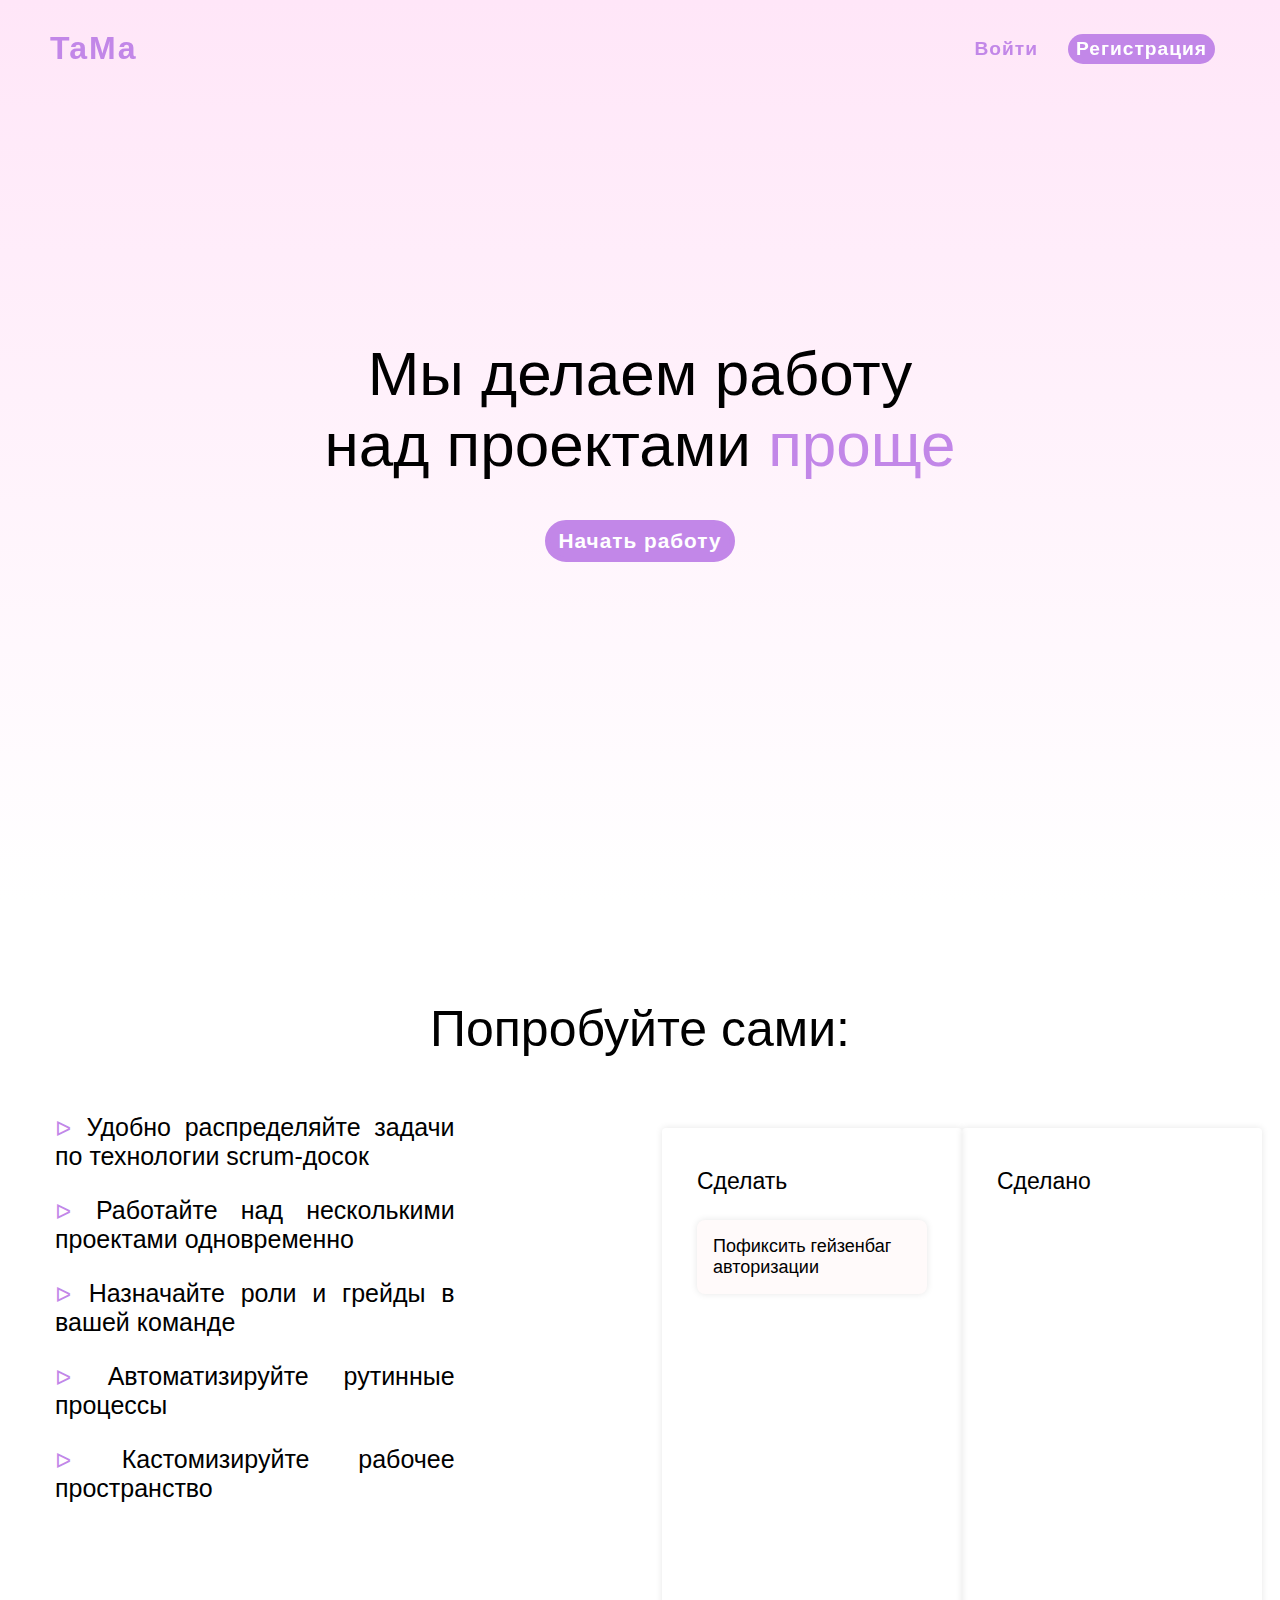
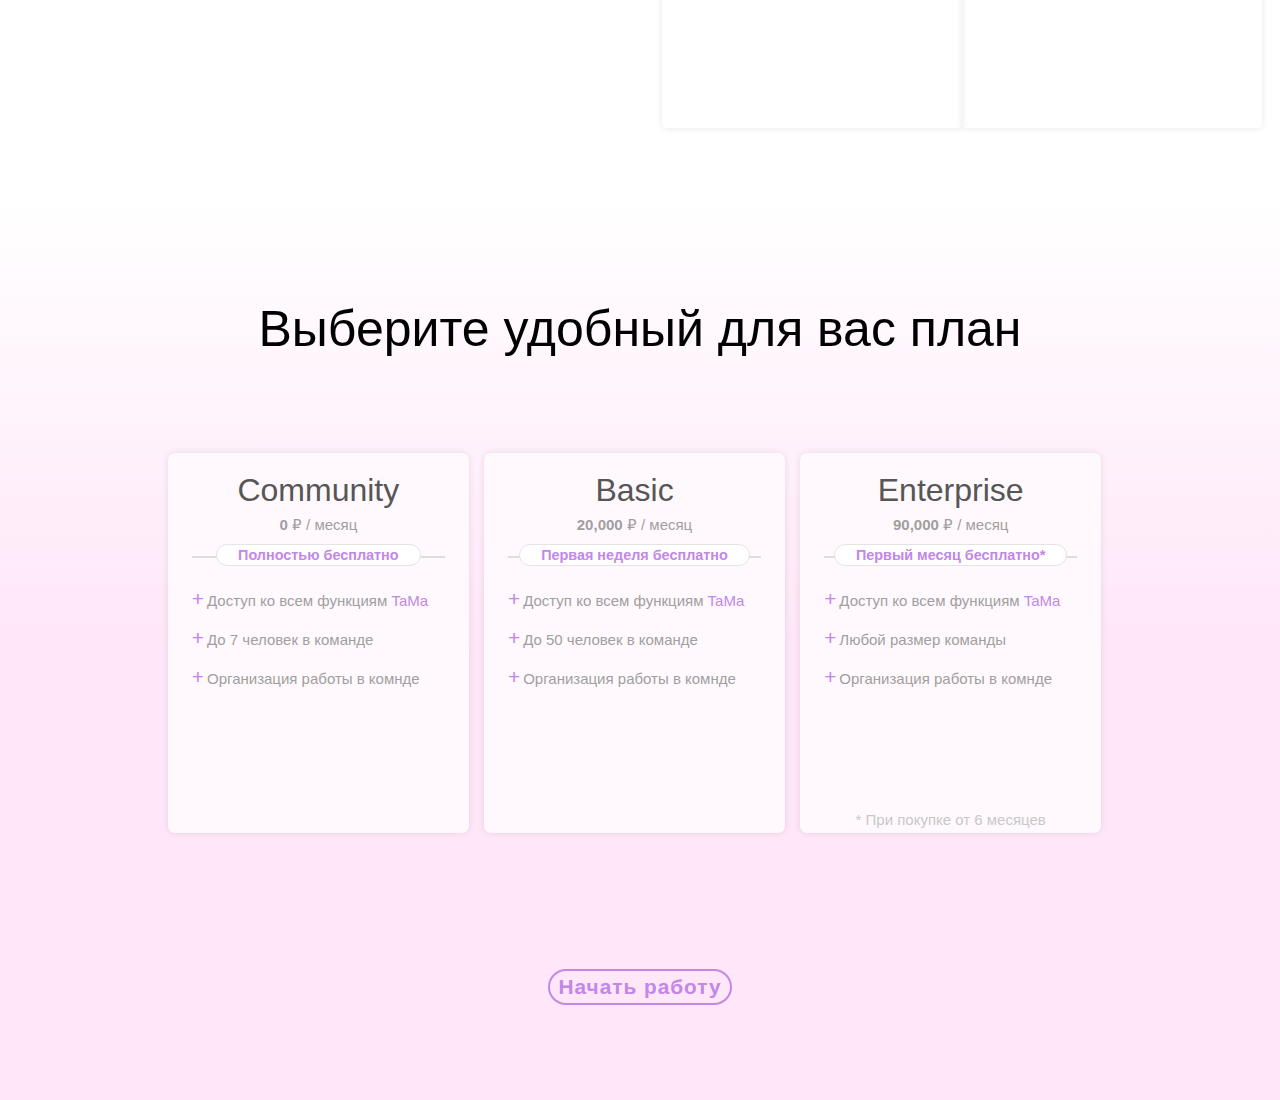
<file: static/pages/index.html>
<!DOCTYPE html>
<html>
<head>
    <link rel="stylesheet" href="style.css">
    <meta name="viewport"   content="width=device-width, initial-scale=1.0">
    <title>Tama</title>
    <script src="../jslib/sortable.js"></script>
</head>
<body>
    <header>
        <a href="index.html" id="logo">TaMa</a>
        <div class="enter-buttons">
            <a id="enter" href="./pages/login.html">Войти</a>
            <a id="register" href="./pages/register.html">Регистрация</a>
        </div>
    </header>
    <section class="banner">
        <div class="text-box">
            <h1>Мы делаем работу над проектами <span class="extra">проще</span></h1>
            <a id="hero-btn">Начать работу</a>
        </div>
    </section>
    <section class="why-us">
        <h2>Попробуйте сами:</h2>
        <ul>
            <li>Удобно распределяйте задачи по технологии scrum-досок</li>
            <li>Работайте над несколькими проектами одновременно</li>
            <li>Назначайте роли и грейды в вашей команде</li>
            <li>Автоматизируйте рутинные процессы</li>
            <li>Кастомизируйте рабочее пространство</li>
        </ul>
        <div class="example">
            <div class="list-group">
                <p>Сделать</p>
                <div class = "list-group-item">Пофиксить гейзенбаг авторизации</div>
            </div>
            <div class="list-group">
                <p>Сделано</p>
            </div>
        </div>
    </section>
    <section class="pricing">
        <h2>Выберите удобный для вас план</h2>
        <div class = 'pr-wrapper'>
            <div class="package">
                <div class="name">Community</div>
                <div class="price">0</div>
                <div class="trial">Полностью бесплатно</div>
                <hr>
                <ul>
                    <li>Доступ ко всем функциям <span class="cursor" >TaMa</span></li>
                    <li>До 7 человек в команде</li>
                    <li>Организация работы в комнде</li>
                </ul>
            </div>
            <div class="package">
                <div class="name">Basic</div>
                <div class="price">20,000</div>
                <div class="trial">Первая неделя бесплатно</div>
                <hr>
                <ul>
                    <li>Доступ ко всем функциям <span class="cursor" >TaMa</span></li>
                    <li>До 50 человек в команде</li>
                    <li>Организация работы в комнде</li>
                </ul>
            </div>
            <div class="package">
                <div class="name">Enterprise</div>
                <div class="price">90,000</div>
                <div class="trial">Первый месяц бесплатно*</div>
                <hr>
                <ul>
                    <li>Доступ ко всем функциям <span class="cursor" >TaMa</span></li>
                    <li>Любой размер команды</li>
                    <li>Организация работы в комнде</li>
                </ul>
                <div class="subscription">* При покупке от 6 месяцев</div>
            </div>
        </div>
        <div class="btn-wrapper">
            <a href="./pages/register.html" id="start-btn">Начать работу</a>
        </div>
    </section>
    <script type="text/javascript">
        window.addEventListener('scroll', function(){
            var header = document.querySelector('header');
            header.classList.toggle("sticky", window.scrollY > 0);
        });
    </script>
    <script src="sort.js"></script>
</body>
</html>
</file>
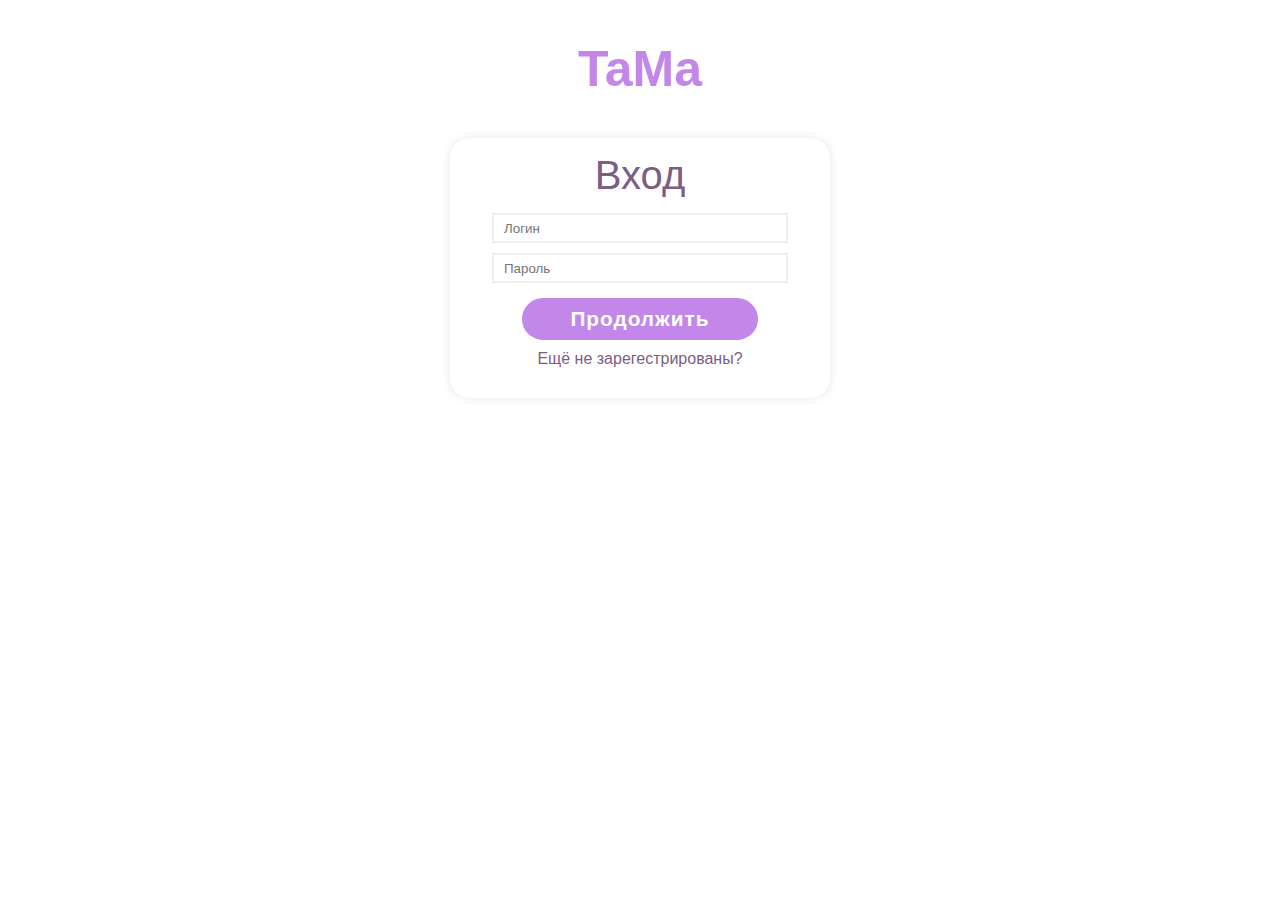
<file: templates/login.html>
<!DOCTYPE html>

<html>
<head>
    <title>Tama - Login</title>
    <link rel="stylesheet" href="/static/pages/login.css">
</head>

<body>
    <div class="wrapper">
        <a id="Logo" href="/">TaMa</a>
        <div class="form">
            <h1 id="title">Вход</h1>
            <form method="POST" action="auth">
                <input type="text" placeholder="Логин" name="username_login" required>
                <input type="password" placeholder="Пароль" name="password_login" required>
                <button type="submit" class="submit">Продолжить</button>
            </form>
            <a class="redirect" href="/register">Ещё не зарегестрированы?</a>
        </div>
    </div>
</body>
</html>
</file>
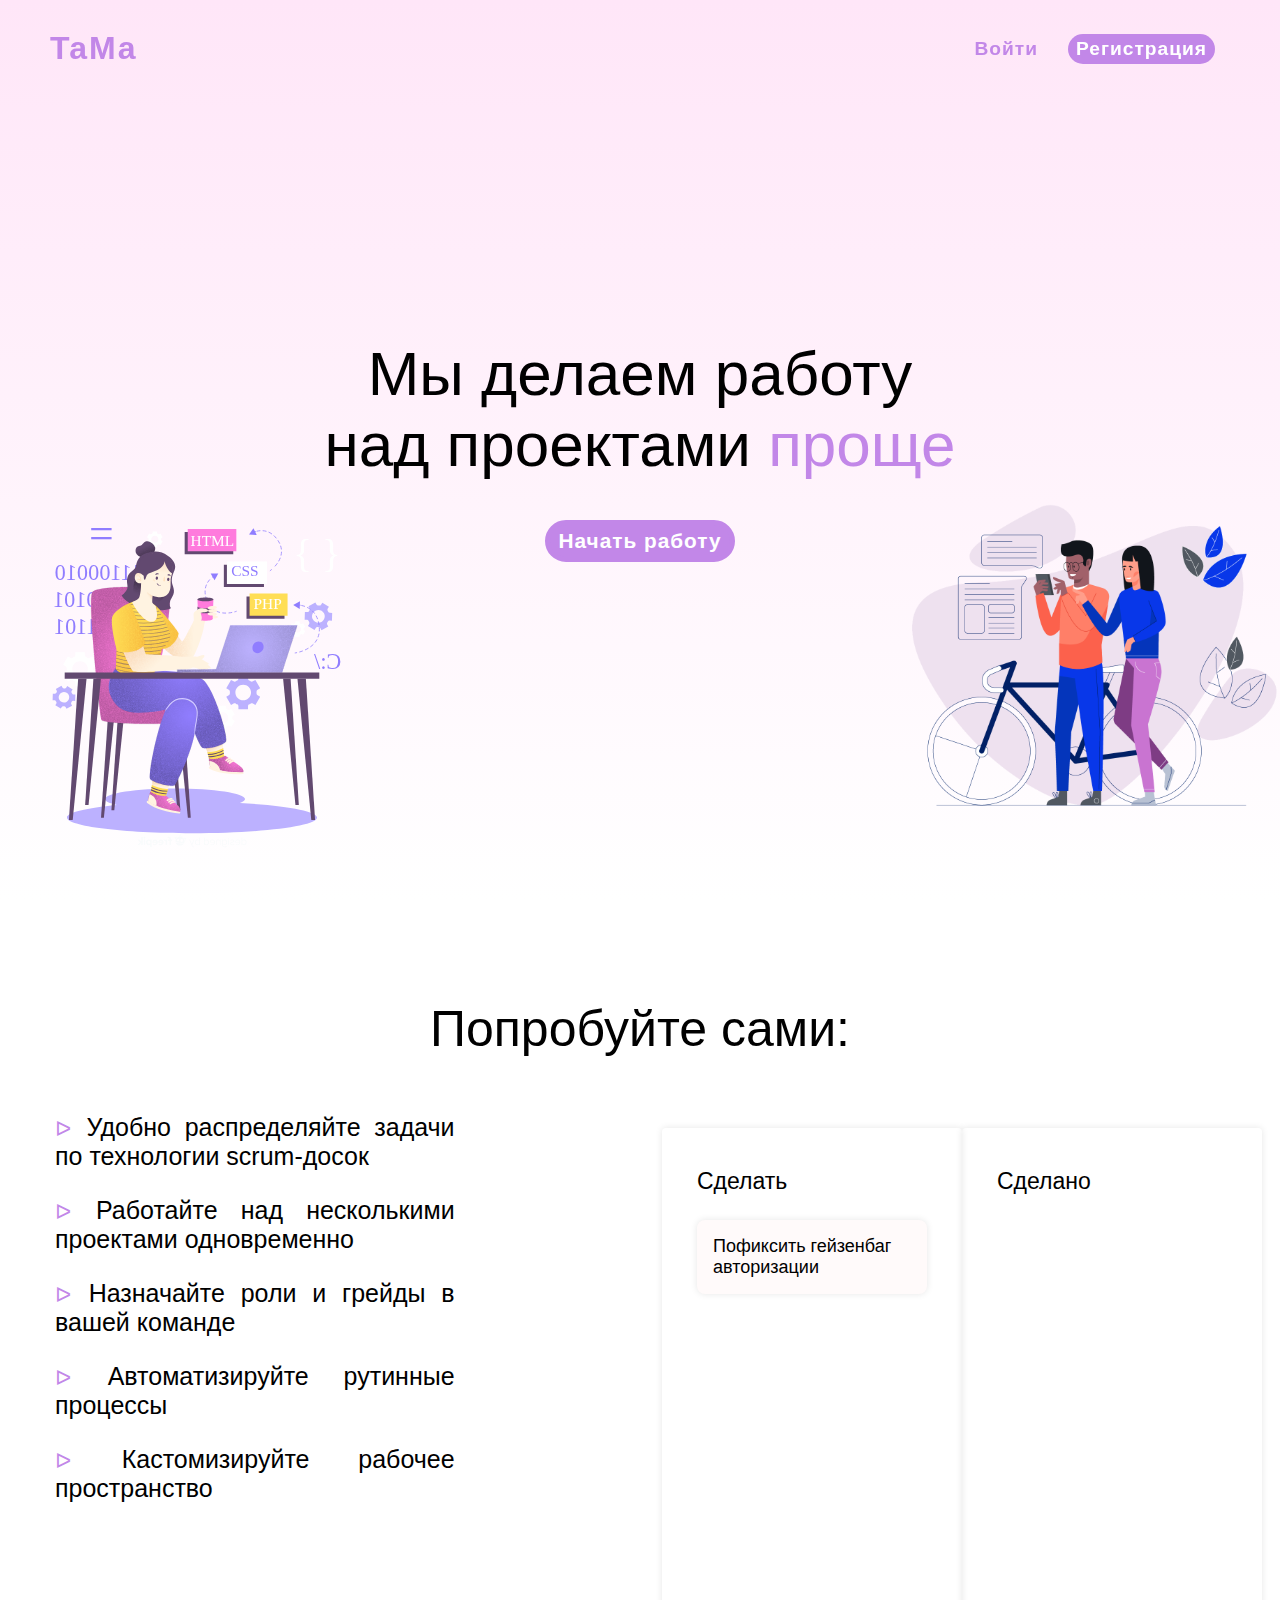
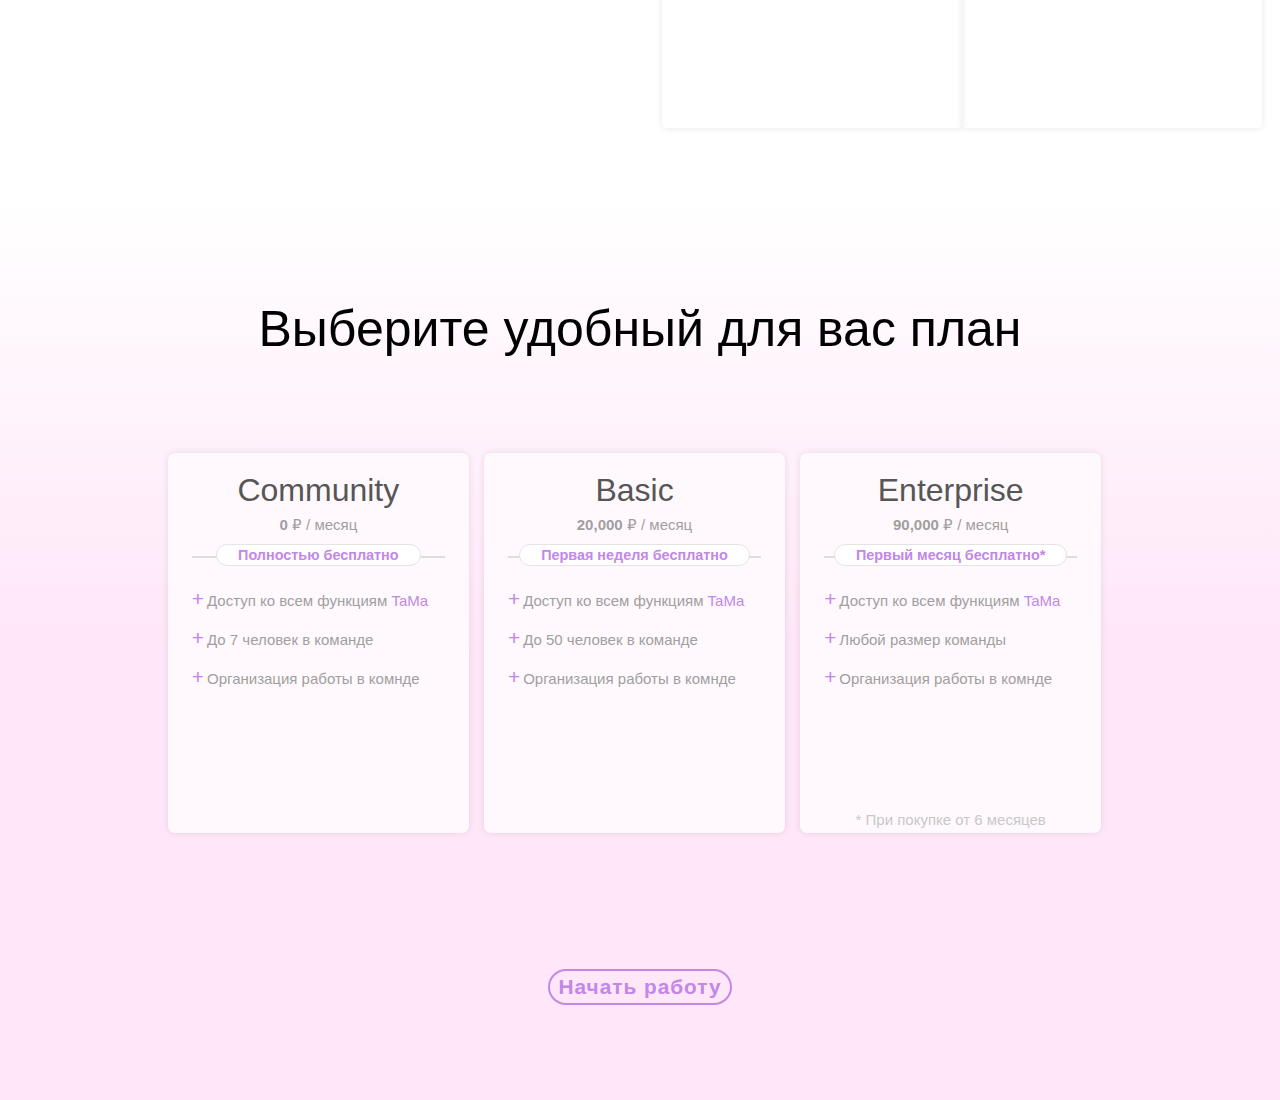
<file: templates/main.html>
<!DOCTYPE html>
<html>
<head>
    <link rel="stylesheet" href="/static/pages/style.css">
    <meta name="viewport"   content="width=device-width, initial-scale=1.0">
    <title>Tama</title>
    <script src="/static/jslib/sortable.js"></script>
</head>
<body>
    <header>
        <a href="index.html" id="logo">TaMa</a>
        <div class="enter-buttons">
            <a id="enter" href="/login">Войти</a>
            <a id="register" href="/register">Регистрация</a>
        </div>
    </header>
    <section class="banner">
        <img src="/static/pages/1.svg" class="beautifulimg">
        <img src="/static/pages/2.svg" class="beautifulimg2">
        <div class="text-box">
            <h1>Мы делаем работу над проектами <span class="extra">проще</span></h1>
            <a id="hero-btn">Начать работу</a>
        </div>
    </section>
    <section class="why-us">
        <h2>Попробуйте сами:</h2>
        <ul>
            <li>Удобно распределяйте задачи по технологии scrum-досок</li>
            <li>Работайте над несколькими проектами одновременно</li>
            <li>Назначайте роли и грейды в вашей команде</li>
            <li>Автоматизируйте рутинные процессы</li>
            <li>Кастомизируйте рабочее пространство</li>
        </ul>
        <div class="example">
            <div class="list-group">
                <p>Сделать</p>
                <div class = "list-group-item">Пофиксить гейзенбаг авторизации</div>
            </div>
            <div class="list-group">
                <p>Сделано</p>
            </div>
        </div>
    </section>
    <section class="pricing" id="scrollTo">
        <h2>Выберите удобный для вас план</h2>
        <div class = 'pr-wrapper'>
            <div class="package">
                <div class="name">Community</div>
                <div class="price">0</div>
                <div class="trial">Полностью бесплатно</div>
                <hr>
                <ul>
                    <li>Доступ ко всем функциям <span class="cursor" >TaMa</span></li>
                    <li>До 7 человек в команде</li>
                    <li>Организация работы в комнде</li>
                </ul>
            </div>
            <div class="package">
                <div class="name">Basic</div>
                <div class="price">20,000</div>
                <div class="trial">Первая неделя бесплатно</div>
                <hr>
                <ul>
                    <li>Доступ ко всем функциям <span class="cursor" >TaMa</span></li>
                    <li>До 50 человек в команде</li>
                    <li>Организация работы в комнде</li>
                </ul>
            </div>
            <div class="package">
                <div class="name">Enterprise</div>
                <div class="price">90,000</div>
                <div class="trial">Первый месяц бесплатно*</div>
                <hr>
                <ul>
                    <li>Доступ ко всем функциям <span class="cursor" >TaMa</span></li>
                    <li>Любой размер команды</li>
                    <li>Организация работы в комнде</li>
                </ul>
                <div class="subscription">* При покупке от 6 месяцев</div>
            </div>
        </div>
        <div class="btn-wrapper">
            <a href="/register" id="start-btn">Начать работу</a>
        </div>
    </section>
    <script type="text/javascript">
        window.addEventListener('scroll', function(){
            var header = document.querySelector('header');
            header.classList.toggle("sticky", window.scrollY > 0);
        });
    </script>
    <script src="/static/pages/sort.js"></script>
</body>
</html>
</file>
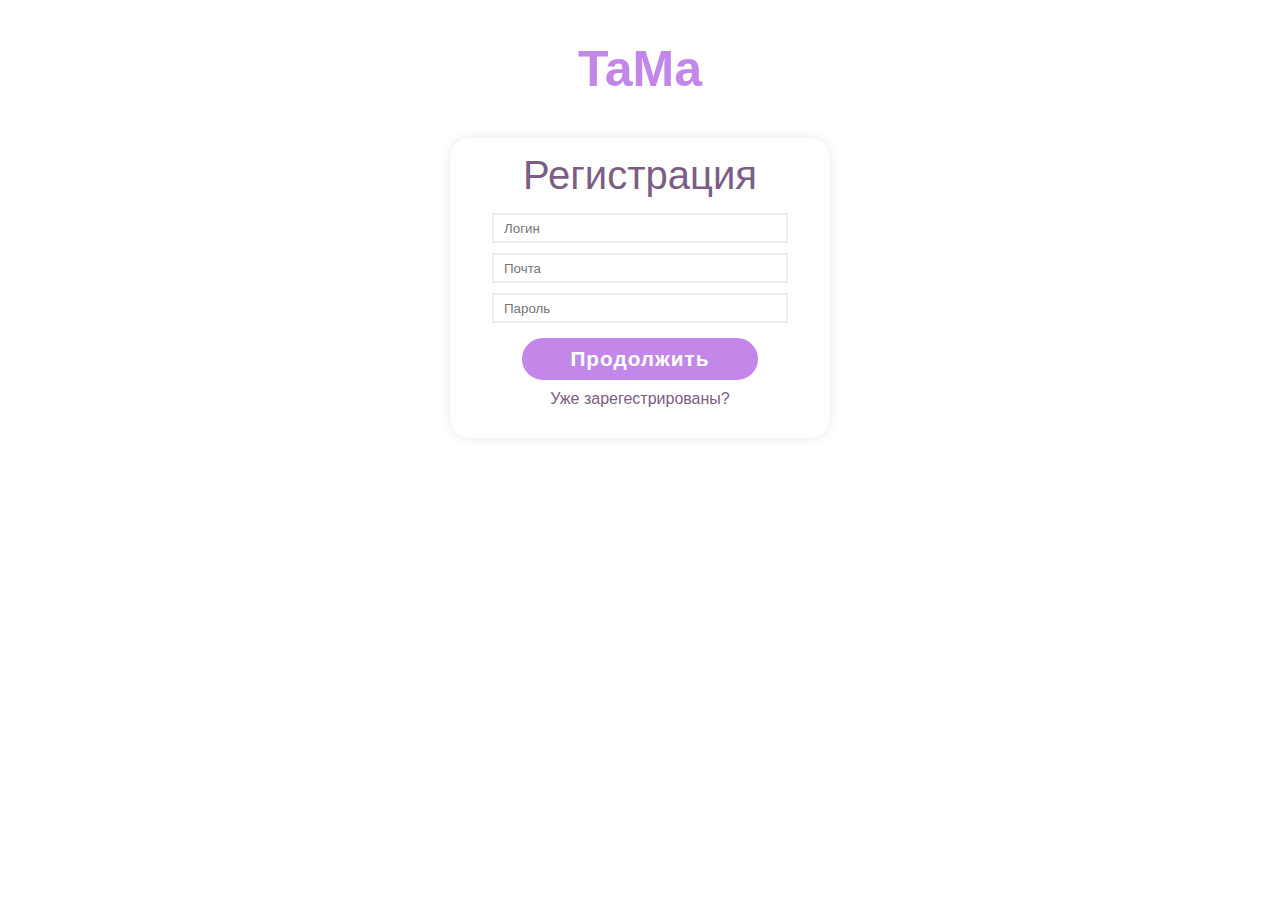
<file: templates/register.html>
<!DOCTYPE html>

<html>
<head>
    <title>Tama - Register</title>
    <link rel="stylesheet" href="/static/pages/register.css">
</head>

<body>
    <div class="wrapper">
        <a id="Logo" href="/">TaMa</a>
        <div class="form">
            <h1 id="title">Регистрация</h1>
            <form method="POST" action="registration">
                <input type="text" placeholder="Логин" name="username" required>
                <input type="email" placeholder="Почта" name="email" required>
                <input type="password" placeholder="Пароль" name="password" required>
                <button type="submit" class="submit">Продолжить</button>
            </form>
            <a class="redirect" href="/login">Уже зарегестрированы?</a>
        </div>
    </div>
</body>
</html>
</file>
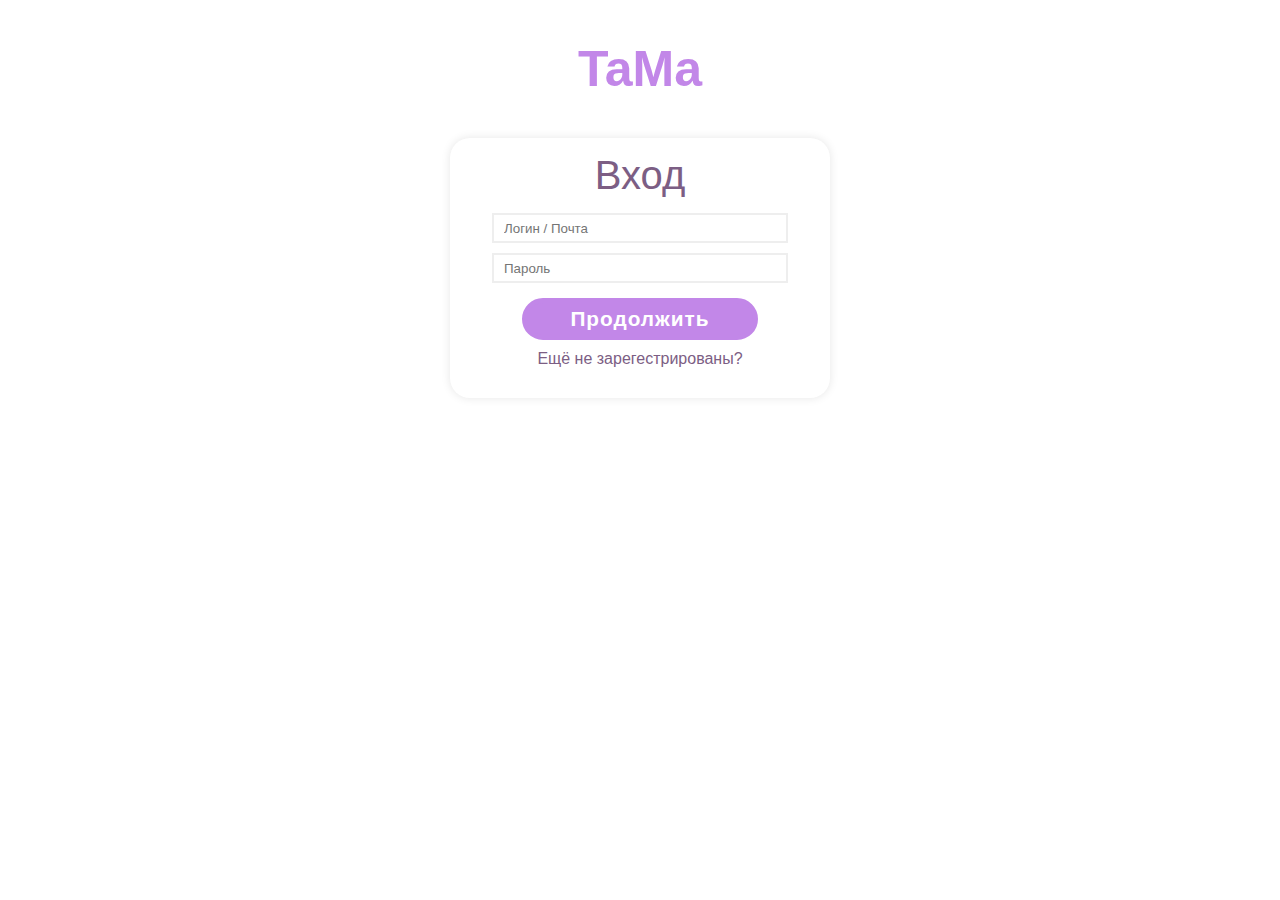
<file: static/pages/login.html>
<!DOCTYPE html>

<html>
<head>
    <title>Tama - Register</title>
    <link rel="stylesheet" href="login.css">
</head>

<body>
    <div class="wrapper">
        <a id="Logo" href="../index.html">TaMa</a>
        <div class="form">
            <h1 id="title">Вход</h1>
            <form>
                <input type="text" placeholder="Логин / Почта" required>
                <input type="password" placeholder="Пароль" required>
                <button type="submit" class="submit">Продолжить</button>
            </form>
            <a class="redirect" href="./register.html">Ещё не зарегестрированы?</a>
        </div>
    </div>
</body>
</html>
</file>
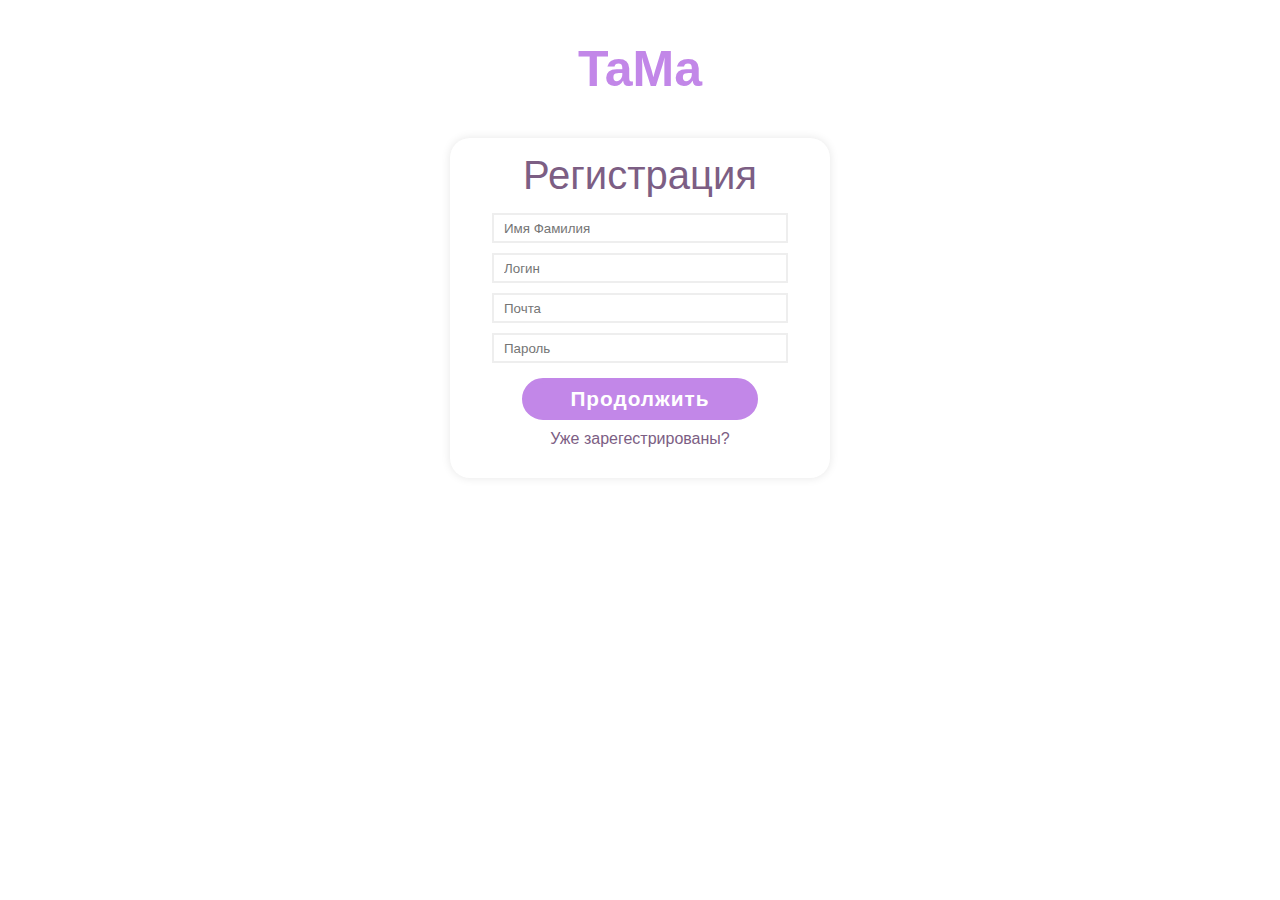
<file: static/pages/register.html>
<!DOCTYPE html>

<html>
<head>
    <title>Tama - Register</title>
    <link rel="stylesheet" href="register.css">
</head>

<body>
    <div class="wrapper">
        <a id="Logo" href="../index.html">TaMa</a>
        <div class="form">
            <h1 id="title">Регистрация</h1>
            <form>
                <input type="text" placeholder="Имя Фамилия" required>
                <input type="text" placeholder="Логин" required>
                <input type="email" placeholder="Почта" required>
                <input type="password" placeholder="Пароль" required>
                <button type="submit" class="submit">Продолжить</button>
            </form>
            <a class="redirect" href="./login.html">Уже зарегестрированы?</a>
        </div>
    </div>
</body>
</html>
</file>
<file: static/pages/style.css>
* {
    margin: 0;
    padding: 0;
    font-family: 'Gill Sans', 'Gill Sans MT', Calibri, 'Trebuchet MS', sans-serif;
    box-sizing: border-box;
    outline: none;
}

header {
    position: fixed;
    top: 0;
    left: 0;
    width: 100%;
    display: flex;
    justify-content: space-between;
    align-items: center;
    transition: 0.6s;
    padding: 30px 50px;
    z-index: 1002;
}

header.sticky {
    padding: 10px 100px;
    box-shadow: 0 0 20px rgba(0,0,0,0.3);
    background-color: white;
}

header #logo {
    position: relative;
    font-weight: 700;
    color: #C287E8;
    text-decoration: none;
    font-size: 2rem; 
    letter-spacing: 2px;
    transition: 0.6s;
}

header .enter-buttons {
    position: relative;
    display: flex;
    justify-content: center;
    align-items: center;
}

header .enter-buttons a {
    position: relative;
    text-decoration: none;
    margin: 0 15px;
    color: #C287E8;
    font-weight: 600;
    font-size: 1.2rem;
    letter-spacing: 1px;
    transition: 0.5s;
}

header .enter-buttons #enter:hover{
    text-decoration: underline;
    text-decoration-thickness: 2px;
}

header .enter-buttons #register {
    color: white;
    background-color: #C287E8;
    padding: .25rem .5rem;
    border-radius: 9rem;
}

header .enter-buttons #register:hover {
    background-color: #a072bf;
}

.banner {
    position:relative;
    width: 100%;
    height: 100vh;
    background: linear-gradient(0deg, #fff, #ffe6f8 100%);
    background-size: cover;
    z-index: 1;
}

.text-box {
    width: 50%;
    position: absolute;
    top: 50%;
    left: 50%;
    transform: translate(-50%, -50%);
    text-align: center;
}

.text-box h1 {
    font-size: 62px;
    font-weight: 300;
}

.text-box h1 .extra {
    text-decoration: none;
    color: #C287E8;
    transition: all 0.5s;
    display: inline-block;
}

.text-box h1 .extra:hover {
    letter-spacing: 5px;
}

#hero-btn {
    display: inline-block;
    text-decoration: none;
    border: 5px solid #C287E8;
    margin-top: 40px;
    color: white;
    background-color: #C287E8;
    padding: .25rem .5rem;
    border-radius: 9rem;
    font-weight: 600;
    font-size: 1.3rem;
    letter-spacing: 1px;
    transition: 0.5s;
    cursor: pointer;
}

.hero-btn:hover{
    background-color: #a072bf;
    border: 5px solid #a072bf;
}

.why-us {
    width: 100%;
    height: 100vh;
    margin: auto;
    text-align: center;
    padding-top: 100px;
    display: flex;
    flex-direction: row;
    flex-wrap: wrap;
}

.why-us h2 {
    font-size: 50px;
    font-weight: 500;
    width: 100%;
    height: auto;
}

.why-us ul {
    list-style: none;
    text-align: left;
    margin: 50px;
    font-size: 25px;
    width: 40%;
}

.why-us ul li {
    padding: 5px;
    width: 80%;
    text-align: justify;
}

.why-us ul li::before{
    content: "ᐅ "
}

.example{
    padding: 50px;
    padding-bottom: 150px;
    display: grid;
    grid-template-columns: 1fr 1fr;
    text-align: center;
    width: 50%;
    height: 100%;
}

.example .list-group {
    box-shadow: rgba(0,0,0,0.1) 0 0 7px;
    padding: 20px 35px;
    height: 100%;
    width: 300px;
    margin:20px 0;
    border-radius: 4px;
}

.example .list-group p {
    text-align: left;
    font-size: 23px;
    width: 100%;
    height: max-content;
    margin: 20px 0;
}

.ghost {
    background-color: rgb(252, 229, 229) !important;
    color: rgb(252, 229, 229);
    border: none;
    opacity: 1;
    cursor: grabbing !important;
}

.example .list-group-item {
    cursor: grab;
    overflow: hidden;
    box-shadow: rgba(0,0,0,0.1) 0 0 7px;
    min-height: 15px;
    display: inline-block;
    overflow-wrap: break-word;
    width: 100%;
    margin: 5px 0;
    padding: 1rem;
    border-radius: 0.5rem;
    background-color: #fffafa;
    text-align: left;
    font-size: 18px;

}

/* Pricing */

.pricing {
    width: 100%;
    height: 100vh;
    margin: auto;
    text-align: center;
    padding-top: 100px;
    display: flex;
    flex-direction: row;
    flex-wrap: wrap;
    background: linear-gradient(0deg, #ffe6f8 50%, #fff 100%);
    position: relative;
}

.pricing h2 {
    font-size: 50px;
    font-weight: 500;
    width: 100%;
    height: auto;
}

.pricing .pr-wrapper {
    color: #9f9f9f;
    font-size: 15px;
    margin: 0 auto;
}

.pricing .pr-wrapper .package {
    box-sizing: border-box;
    width: 301px;
    height: 380px;
    box-shadow: rgba(0,0,0,0.1) 0 0 7px;
    border-radius: 7px;
    display: inline-block;
    vertical-align: middle;
    padding: 24px;
    text-align: center;
    transition: all .3s linear;
    margin-right: 11px;
    position: relative;
    background-color: #fff9fd;
}

.name {
    color: #565656;
    font-weight: 300;
    font-size: 2rem;
    margin-top: -5px;
}
.price {
    margin-top: 7px;
    font-weight: bold;
}

.price::after{
    content: " ₽ / месяц";
    font-weight: 400;
}

hr {
    background-color: #dedede;
    border: none;
    height: 1.5px;
}

.trial {
    font-size: .9rem;
    font-weight: 600;
    padding: 2px 21px 2px 21px;
    color: #C287E8;
    border: 1px solid #e4e4e4;
    display: inline-block;
    border-radius: 15px;
    background-color: white;
    position: relative;
    bottom: -10px;
}


.pricing .pr-wrapper .package:hover {
    transform: translateY(-2vh);
    transition: all .2s linear;
}

ul {
    list-style: none;
    padding: 0;
    text-align: left;
    margin-top: 29px;
}

li {
    margin-bottom: 15px;
}

li:before {
    content: "+";
    font-size: 1.3rem;
    color: #C287E8;
    margin-right: 3px;
}

.cursor {
    color: #C287E8;
}

.subscription {
    color: #c8c8c8;
    display: inline-block;
    position: absolute;
    bottom: 5px;
    left: 50%;
    width: 100%;
    transform: translate(-50%, 0);
}

.btn-wrapper {
    width: 100%;
}

#start-btn {
    display: inline-block;
    text-decoration: none;
    border: 2px solid #C287E8;
    margin-top: 40px;
    color: #C287E8;
    background-color: transparent;
    padding: .25rem .5rem;
    border-radius: 9rem;
    font-weight: 600;
    font-size: 1.3rem;
    letter-spacing: 1px;
    transition: 0.5s;
}

#start-btn:hover {
    background-color: white;
}

.beautifulimg {
    width: 30%;
    height: auto;
    position: absolute;
    right: 0%;
    bottom: 10%;
}

.beautifulimg2 {
    width: 30%;
    height: auto;
    position: absolute;
    left: 0;
    bottom: 4%;
}
</file>
<file: static/pages/login.css>
* {
    margin: 0;
    padding: 0;
    font-family: 'Gill Sans', 'Gill Sans MT', Calibri, 'Trebuchet MS', sans-serif;
    box-sizing: border-box;
    outline: none;
}

.wrapper {
    width: 100%;
    height: 100%;
    background-position: center;
    background-size: cover;
    position: absolute;
}

#Logo {
    display: block;
    margin: 40px auto;
    text-align: center;
    font-size: 50px;
    color: #C287E8;
    font-weight: 600;
    text-decoration: none;
}

.form {
    border-radius: 20px;
    width: 380px;
    height: auto;
    position: relative;
    margin: 0 auto;
    background: #fff;
    padding: 5px;
    padding-bottom: 30px;
    box-shadow: rgba(0,0,0,0.1) 0 0 10px;
}

h1 {
    color: #7c5e84;
    text-align: center;
    padding: 10px;
    font-size: 40px;
    font-weight: 300;
}

form {
    display: flex;
    flex-wrap: wrap;
    width: 80%;
    margin: 0 auto;
}
form input {
    width: 100%;
    margin: 5px 0;
    height: 30px;
    border: 2px solid #eee;
    padding: 10px;
}

form button {
    width: 80%;
    margin: 10px auto;
    background-color: #C287E8;
    color: #fff;
    border: 5px solid #C287E8;
    padding: .25rem .5rem;
    border-radius: 9rem;
    font-weight: 600;
    font-size: 1.3rem;
    letter-spacing: 1px;
    transition: 0.5s;
    cursor: pointer;
}

form button:hover{
    background-color: #a072bf;
    border: 5px solid #a072bf;
}

.redirect {
    display: block;
    text-align: center;
    color: #7c5e84;
    text-decoration: none;
}

.redirect:hover {
    text-decoration: underline;
}
</file>
<file: static/pages/register.css>
* {
    margin: 0;
    padding: 0;
    font-family: 'Gill Sans', 'Gill Sans MT', Calibri, 'Trebuchet MS', sans-serif;
    box-sizing: border-box;
    outline: none;
}

.wrapper {
    width: 100%;
    height: 100%;
    background-position: center;
    background-size: cover;
    position: absolute;
}

#Logo {
    display: block;
    margin: 40px auto;
    text-align: center;
    font-size: 50px;
    color: #C287E8;
    font-weight: 600;
    text-decoration: none;
}

.form {
    border-radius: 20px;
    width: 380px;
    height: auto;
    position: relative;
    margin: 0 auto;
    background: #fff;
    padding: 5px;
    padding-bottom: 30px;
    box-shadow: rgba(0,0,0,0.1) 0 0 10px;
}

h1 {
    color: #7c5e84;
    text-align: center;
    padding: 10px;
    font-size: 40px;
    font-weight: 300;
}

form {
    display: flex;
    flex-wrap: wrap;
    width: 80%;
    margin: 0 auto;
}
form input {
    width: 100%;
    margin: 5px 0;
    height: 30px;
    border: 2px solid #eee;
    padding: 10px;
}

form button {
    width: 80%;
    margin: 10px auto;
    background-color: #C287E8;
    color: #fff;
    border: 5px solid #C287E8;
    padding: .25rem .5rem;
    border-radius: 9rem;
    font-weight: 600;
    font-size: 1.3rem;
    letter-spacing: 1px;
    transition: 0.5s;
    cursor: pointer;
}

form button:hover{
    background-color: #a072bf;
    border: 5px solid #a072bf;
}

.redirect {
    display: block;
    text-align: center;
    color: #7c5e84;
    text-decoration: none;
}

.redirect:hover {
    text-decoration: underline;
}
</file>
